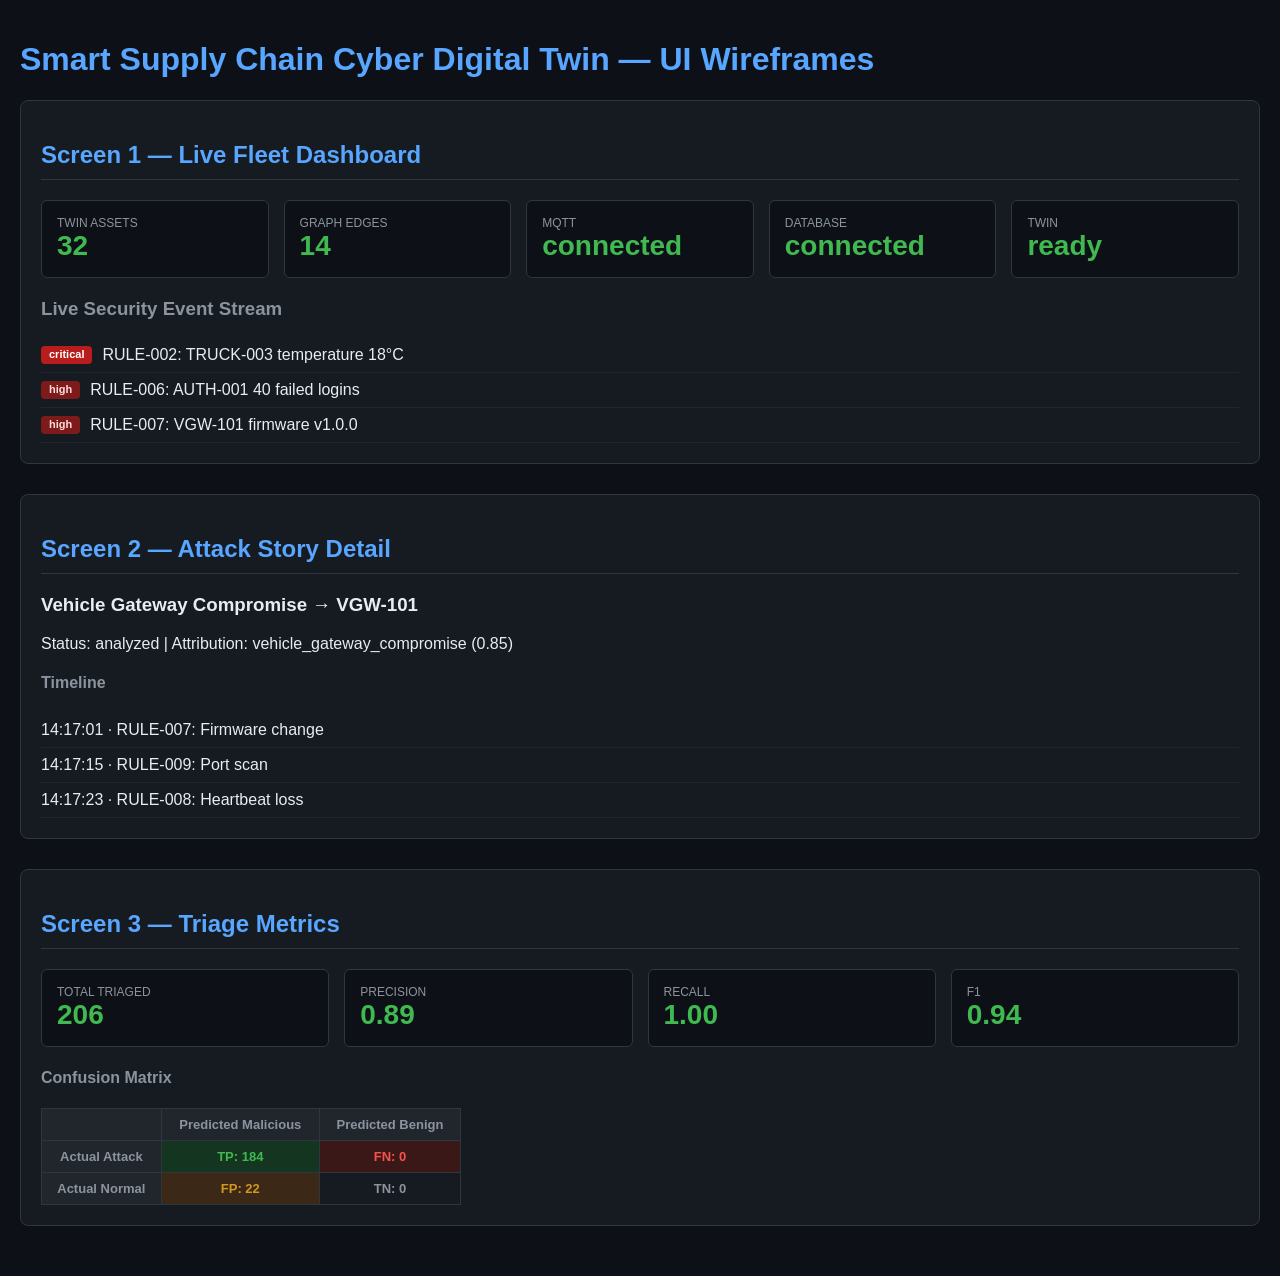
<file: docs/diagrams/ui_wireframes.html>
<!DOCTYPE html>
<html>
<head>
  <title>Cyber Digital Twin - UI Wireframes</title>
  <style>
    body { font-family: Arial, sans-serif; background: #0d1117; color: #e6edf3; margin: 0; padding: 20px; }
    .screen { background: #161b22; border: 1px solid #30363d; padding: 20px; margin-bottom: 30px; border-radius: 8px; }
    h2 { color: #58a6ff; border-bottom: 1px solid #30363d; padding-bottom: 10px; }
    .kpi-row { display: flex; gap: 15px; margin-bottom: 20px; }
    .kpi { background: #0d1117; border: 1px solid #30363d; padding: 15px; border-radius: 6px; flex: 1; }
    .kpi-value { font-size: 28px; font-weight: 700; color: #3fb950; }
    .kpi-label { font-size: 12px; color: #8b949e; }
    .event-row { padding: 8px 0; border-bottom: 1px solid #21262d; display: flex; gap: 10px; }
    .badge { padding: 2px 8px; border-radius: 4px; font-size: 11px; font-weight: 600; }
    .badge.high { background: #7d1a1a; color: #ffdcdc; }
    .badge.critical { background: #b91c1c; color: #fff; }
    table { width: 100%; max-width: 420px; border-collapse: collapse; text-align: center; margin-top: 10px; font-size: 13px; }
    th, td { border: 1px solid #30363d; padding: 8px; }
    th { background: #21262d; color: #8b949e; }
    .cell-tp { background: #143621; color: #3fb950; font-weight: 700; }
    .cell-fp { background: #3b2816; color: #d29922; font-weight: 700; }
    .cell-fn { background: #3b1818; color: #f85149; font-weight: 700; }
    .cell-tn { background: #161b22; color: #8b949e; font-weight: 700; }
  </style>
</head>
<body>
<h1 style="color:#58a6ff;">Smart Supply Chain Cyber Digital Twin — UI Wireframes</h1>

<div class="screen">
  <h2>Screen 1 — Live Fleet Dashboard</h2>
  <div class="kpi-row">
    <div class="kpi"><div class="kpi-label">TWIN ASSETS</div><div class="kpi-value">32</div></div>
    <div class="kpi"><div class="kpi-label">GRAPH EDGES</div><div class="kpi-value">14</div></div>
    <div class="kpi"><div class="kpi-label">MQTT</div><div class="kpi-value">connected</div></div>
    <div class="kpi"><div class="kpi-label">DATABASE</div><div class="kpi-value">connected</div></div>
    <div class="kpi"><div class="kpi-label">TWIN</div><div class="kpi-value">ready</div></div>
  </div>
  <h3 style="color:#8b949e;">Live Security Event Stream</h3>
  <div class="event-row"><span class="badge critical">critical</span> RULE-002: TRUCK-003 temperature 18°C</div>
  <div class="event-row"><span class="badge high">high</span> RULE-006: AUTH-001 40 failed logins</div>
  <div class="event-row"><span class="badge high">high</span> RULE-007: VGW-101 firmware v1.0.0</div>
</div>

<div class="screen">
  <h2>Screen 2 — Attack Story Detail</h2>
  <h3>Vehicle Gateway Compromise → VGW-101</h3>
  <p>Status: analyzed | Attribution: vehicle_gateway_compromise (0.85)</p>
  <h4 style="color:#8b949e;">Timeline</h4>
  <div class="event-row">14:17:01 · RULE-007: Firmware change</div>
  <div class="event-row">14:17:15 · RULE-009: Port scan</div>
  <div class="event-row">14:17:23 · RULE-008: Heartbeat loss</div>
</div>

<div class="screen">
  <h2>Screen 3 — Triage Metrics</h2>
  <div class="kpi-row">
    <div class="kpi"><div class="kpi-label">TOTAL TRIAGED</div><div class="kpi-value">206</div></div>
    <div class="kpi"><div class="kpi-label">PRECISION</div><div class="kpi-value">0.89</div></div>
    <div class="kpi"><div class="kpi-label">RECALL</div><div class="kpi-value">1.00</div></div>
    <div class="kpi"><div class="kpi-label">F1</div><div class="kpi-value">0.94</div></div>
  </div>
  <h4 style="color:#8b949e;">Confusion Matrix</h4>
  <table>
    <tr><th></th><th>Predicted Malicious</th><th>Predicted Benign</th></tr>
    <tr><th>Actual Attack</th><td class="cell-tp">TP: 184</td><td class="cell-fn">FN: 0</td></tr>
    <tr><th>Actual Normal</th><td class="cell-fp">FP: 22</td><td class="cell-tn">TN: 0</td></tr>
  </table>
</div>
</body>
</html>
</file>
